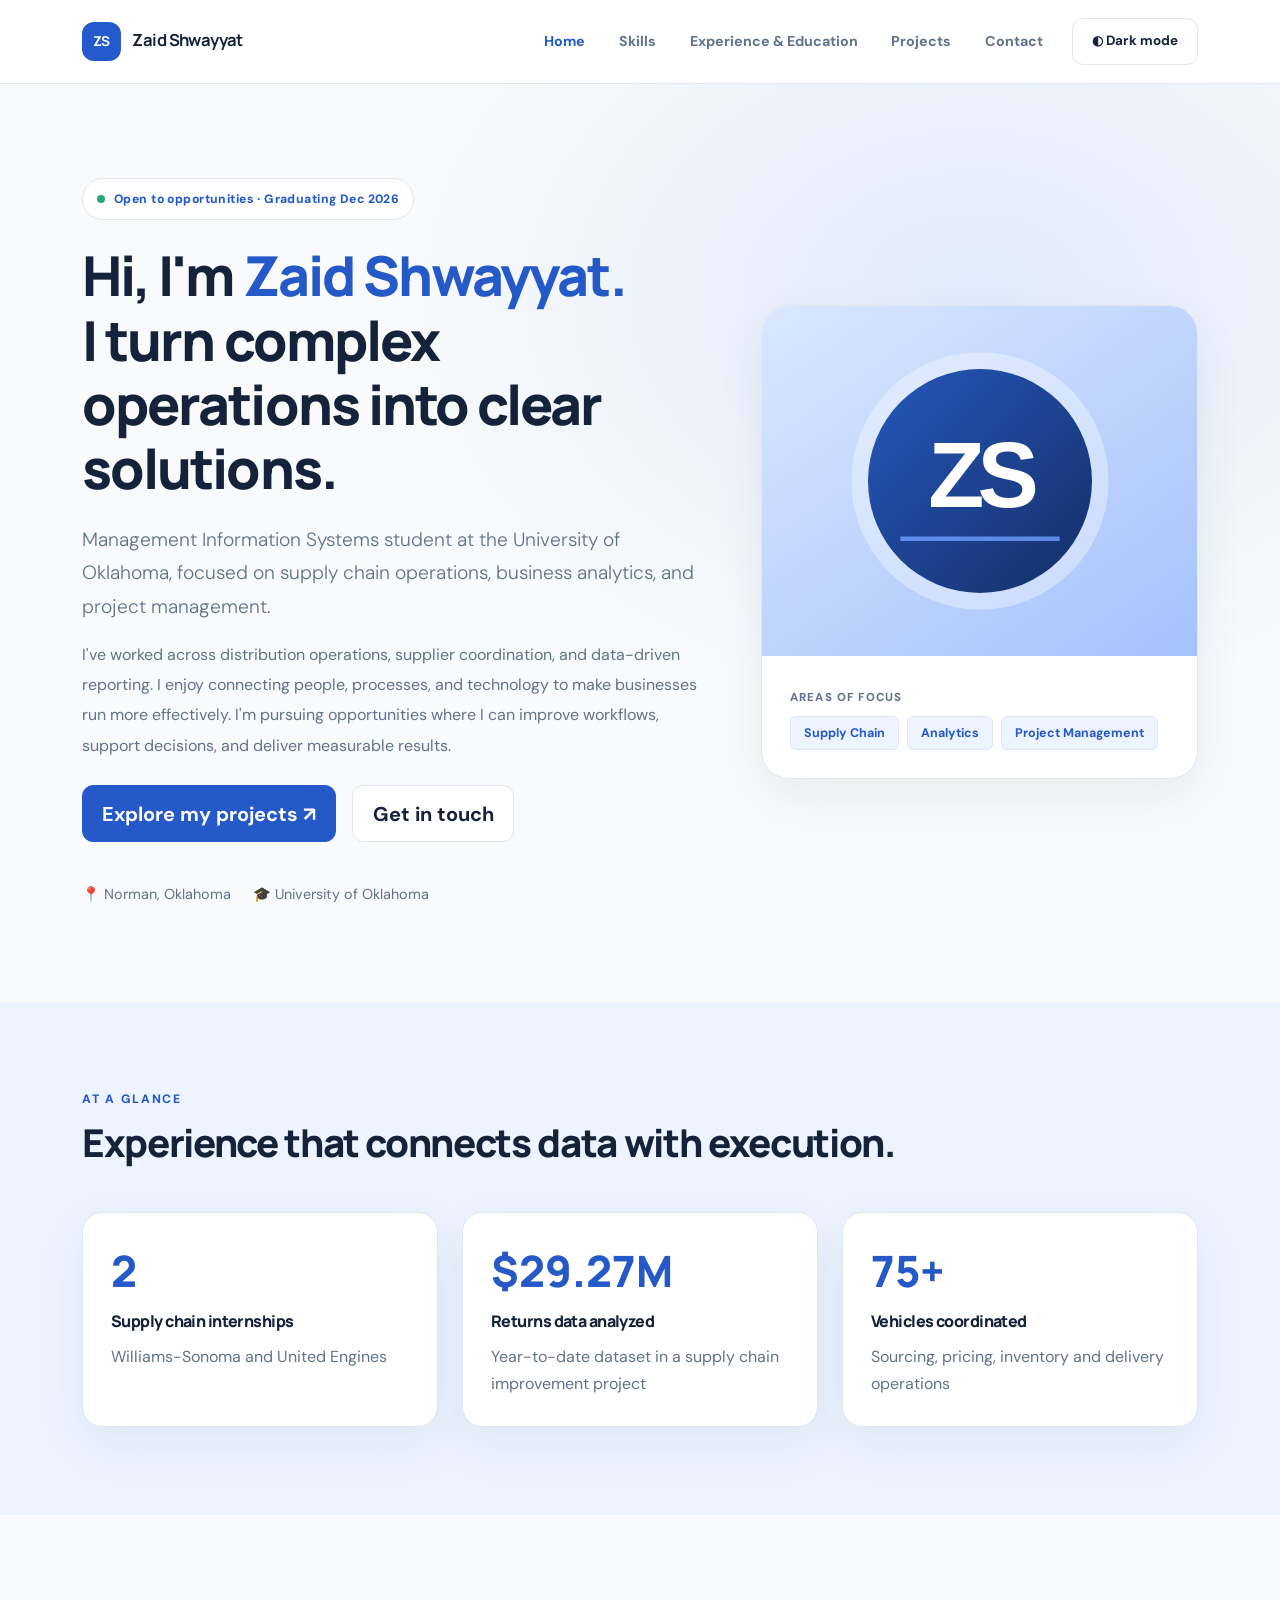
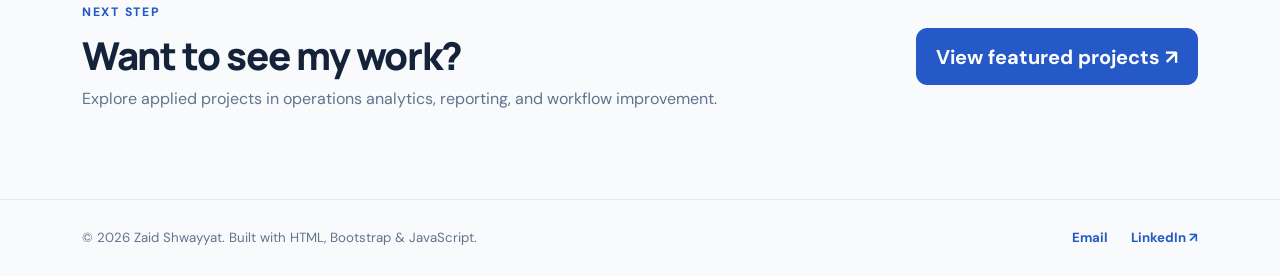
<file: index.html>
<!DOCTYPE html>
<html lang="en">
 <head>
  <meta charset="utf-8"/>
  <meta content="width=device-width, initial-scale=1" name="viewport"/>
  <meta content="Portfolio of Zaid Shwayyat, supply chain and analytics professional." name="description"/>
  <title>
   Home | Zaid Shwayyat
  </title>
  <link href="https://fonts.googleapis.com" rel="preconnect"/>
  <link crossorigin="" href="https://fonts.gstatic.com" rel="preconnect"/>
  <link href="https://fonts.googleapis.com/css2?family=DM+Sans:wght@400;500;600;700&amp;family=Manrope:wght@400;500;600;700;800&amp;display=swap" rel="stylesheet"/>
  <link crossorigin="anonymous" href="https://cdn.jsdelivr.net/npm/bootstrap@5.3.3/dist/css/bootstrap.min.css" rel="stylesheet"/>
  <link href="css/style.css" rel="stylesheet"/>
 </head>
 <body>
  <a class="skip-link" href="#main-content">
   Skip to content
  </a>
  <header>
   <nav aria-label="Main navigation" class="navbar navbar-expand-lg fixed-top site-navbar">
    <div class="container">
     <a class="navbar-brand fw-bold" href="index.html">
      <span class="brand-mark">
       ZS
      </span>
      Zaid Shwayyat
     </a>
     <button aria-controls="mainNav" aria-expanded="false" aria-label="Toggle navigation" class="navbar-toggler" data-bs-target="#mainNav" data-bs-toggle="collapse" type="button">
      <span class="navbar-toggler-icon">
      </span>
     </button>
     <div class="collapse navbar-collapse" id="mainNav">
      <ul class="navbar-nav ms-auto align-items-lg-center gap-lg-2">
       <li class="nav-item">
        <a aria-current="page" class="nav-link active" href="index.html">
         Home
        </a>
       </li>
       <li class="nav-item">
        <a class="nav-link" href="skills.html">
         Skills
        </a>
       </li>
       <li class="nav-item">
        <a class="nav-link" href="experience.html">
         Experience &amp; Education
        </a>
       </li>
       <li class="nav-item">
        <a class="nav-link" href="projects.html">
         Projects
        </a>
       </li>
       <li class="nav-item">
        <a class="nav-link" href="contact.html">
         Contact
        </a>
       </li>
      </ul>
      <button aria-label="Switch to dark mode" class="btn theme-toggle ms-lg-3 mt-3 mt-lg-0" id="theme-toggle" type="button">
       ◐
       <span id="theme-label">
        Dark mode
       </span>
      </button>
     </div>
    </div>
   </nav>
  </header>
  <main id="main-content">
   <section class="hero">
    <div class="container">
     <div class="row align-items-center g-5">
      <div class="col-lg-7">
       <div class="eyebrow">
        <span class="status-dot">
        </span>
        Open to opportunities · Graduating Dec 2026
       </div>
       <h1>
        Hi, I'm
        <span class="gradient-text">
         Zaid Shwayyat.
        </span>
        <br/>
        I turn complex operations into clear solutions.
       </h1>
       <p class="lead hero-lead">
        Management Information Systems student at the University of Oklahoma, focused on supply chain operations, business analytics, and project management.
       </p>
       <p class="body-copy">
        I've worked across distribution operations, supplier coordination, and data-driven reporting. I enjoy connecting people, processes, and technology to make businesses run more effectively. I'm pursuing opportunities where I can improve workflows, support decisions, and deliver measurable results.
       </p>
       <div class="d-flex flex-wrap gap-3 mt-4">
        <a class="btn btn-primary btn-lg" href="projects.html">
         Explore my projects
         <span aria-hidden="true">
          ↗
         </span>
        </a>
        <a class="btn btn-outline-secondary btn-lg" href="contact.html">
         Get in touch
        </a>
       </div>
       <div class="hero-meta">
        <span>
         📍 Norman, Oklahoma
        </span>
        <span>
         🎓 University of Oklahoma
        </span>
       </div>
      </div>
      <div class="col-lg-5">
       <div class="profile-panel">
        <div class="profile-graphic">
         <img alt="Illustrated initials ZS representing Zaid Shwayyat" height="280" src="images/avatar.svg" width="280"/>
        </div>
        <div class="profile-bottom">
         <span class="mini-label">
          AREAS OF FOCUS
         </span>
         <div class="d-flex flex-wrap gap-2 mt-2">
          <span class="badge skill-badge">
           Supply Chain
          </span>
          <span class="badge skill-badge">
           Analytics
          </span>
          <span class="badge skill-badge">
           Project Management
          </span>
         </div>
        </div>
       </div>
      </div>
     </div>
    </div>
   </section>
   <section class="section subtle-section">
    <div class="container">
     <div class="section-kicker">
      AT A GLANCE
     </div>
     <h2 class="section-heading">
      Experience that connects data with execution.
     </h2>
     <div class="row g-4 mt-1">
      <div class="col-md-4">
       <div class="metric-card">
        <span class="metric-number">
         2
        </span>
        <h3>
         Supply chain internships
        </h3>
        <p>
         Williams-Sonoma and United Engines
        </p>
       </div>
      </div>
      <div class="col-md-4">
       <div class="metric-card">
        <span class="metric-number">
         $29.27M
        </span>
        <h3>
         Returns data analyzed
        </h3>
        <p>
         Year-to-date dataset in a supply chain improvement project
        </p>
       </div>
      </div>
      <div class="col-md-4">
       <div class="metric-card">
        <span class="metric-number">
         75+
        </span>
        <h3>
         Vehicles coordinated
        </h3>
        <p>
         Sourcing, pricing, inventory and delivery operations
        </p>
       </div>
      </div>
     </div>
    </div>
   </section>
   <section class="section">
    <div class="container">
     <div class="row align-items-center g-4">
      <div class="col-lg-8">
       <div class="section-kicker">
        NEXT STEP
       </div>
       <h2 class="section-heading mb-2">
        Want to see my work?
       </h2>
       <p class="muted mb-0">
        Explore applied projects in operations analytics, reporting, and workflow improvement.
       </p>
      </div>
      <div class="col-lg-4 text-lg-end">
       <a class="btn btn-primary btn-lg" href="projects.html">
        View featured projects ↗
       </a>
      </div>
     </div>
    </div>
   </section>
  </main>
  <footer class="footer mt-auto">
   <div class="container d-flex flex-column flex-sm-row justify-content-between align-items-sm-center gap-2">
    <p class="mb-0">
     ©
     <span id="year">
      2026
     </span>
     Zaid Shwayyat. Built with HTML, Bootstrap &amp; JavaScript.
    </p>
    <div>
     <a href="mailto:zaidshwayyat@gmail.com">
      Email
     </a>
     <a href="https://www.linkedin.com/in/zshwayyat" rel="noopener noreferrer" target="_blank">
      LinkedIn ↗
     </a>
    </div>
   </div>
  </footer>
  <script crossorigin="anonymous" src="https://cdn.jsdelivr.net/npm/bootstrap@5.3.3/dist/js/bootstrap.bundle.min.js">
  </script>
  <script defer="" src="js/script.js">
  </script>
 </body>
</html>
</file>
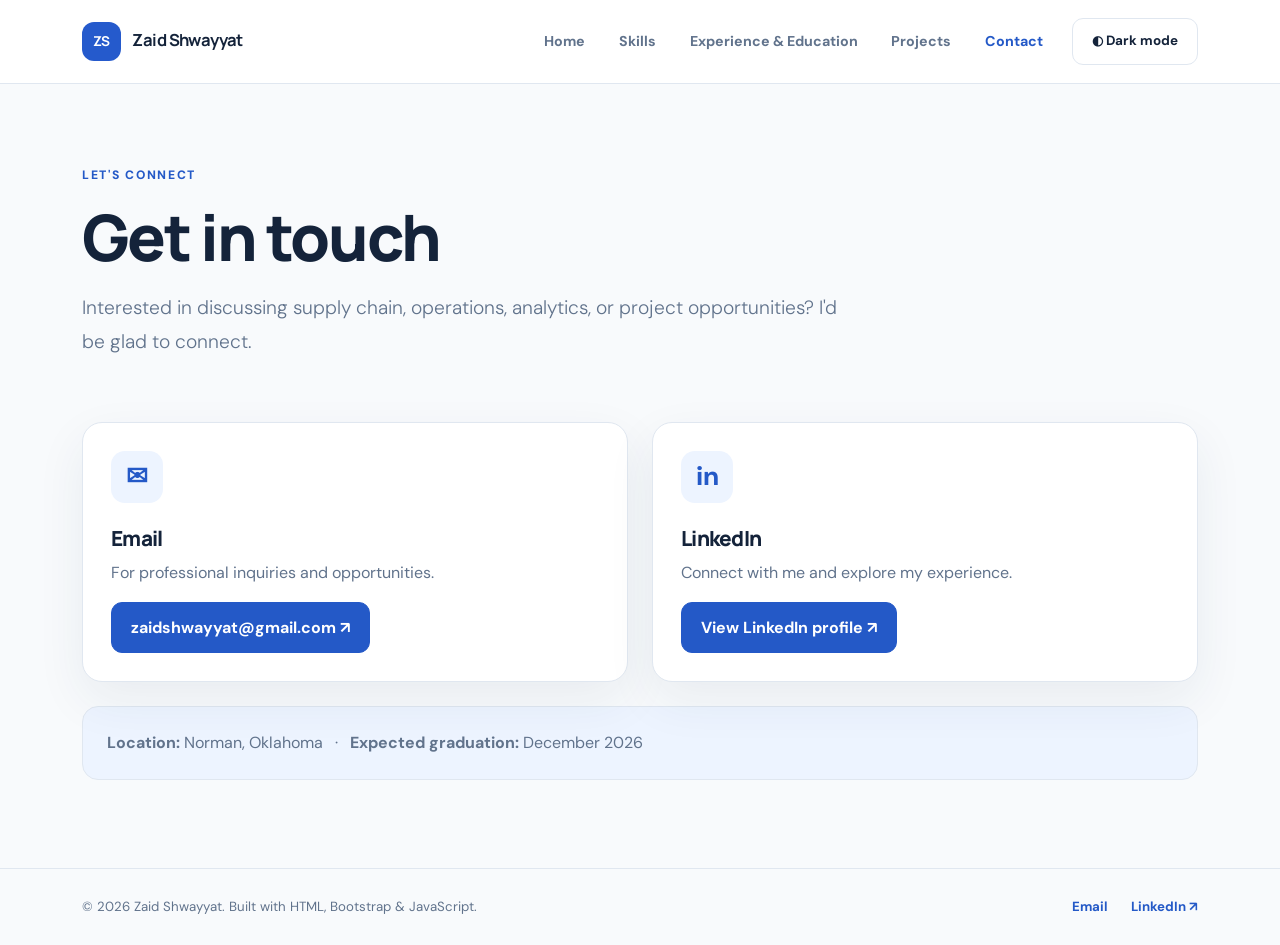
<file: contact.html>
<!DOCTYPE html>
<html lang="en">
 <head>
  <meta charset="utf-8"/>
  <meta content="width=device-width, initial-scale=1" name="viewport"/>
  <meta content="Contact Zaid Shwayyat for professional opportunities." name="description"/>
  <title>
   Contact | Zaid Shwayyat
  </title>
  <link href="https://fonts.googleapis.com" rel="preconnect"/>
  <link crossorigin="" href="https://fonts.gstatic.com" rel="preconnect"/>
  <link href="https://fonts.googleapis.com/css2?family=DM+Sans:wght@400;500;600;700&amp;family=Manrope:wght@400;500;600;700;800&amp;display=swap" rel="stylesheet"/>
  <link crossorigin="anonymous" href="https://cdn.jsdelivr.net/npm/bootstrap@5.3.3/dist/css/bootstrap.min.css" rel="stylesheet"/>
  <link href="css/style.css" rel="stylesheet"/>
 </head>
 <body>
  <a class="skip-link" href="#main-content">
   Skip to content
  </a>
  <header>
   <nav aria-label="Main navigation" class="navbar navbar-expand-lg fixed-top site-navbar">
    <div class="container">
     <a class="navbar-brand fw-bold" href="index.html">
      <span class="brand-mark">
       ZS
      </span>
      Zaid Shwayyat
     </a>
     <button aria-controls="mainNav" aria-expanded="false" aria-label="Toggle navigation" class="navbar-toggler" data-bs-target="#mainNav" data-bs-toggle="collapse" type="button">
      <span class="navbar-toggler-icon">
      </span>
     </button>
     <div class="collapse navbar-collapse" id="mainNav">
      <ul class="navbar-nav ms-auto align-items-lg-center gap-lg-2">
       <li class="nav-item">
        <a class="nav-link" href="index.html">
         Home
        </a>
       </li>
       <li class="nav-item">
        <a class="nav-link" href="skills.html">
         Skills
        </a>
       </li>
       <li class="nav-item">
        <a class="nav-link" href="experience.html">
         Experience &amp; Education
        </a>
       </li>
       <li class="nav-item">
        <a class="nav-link" href="projects.html">
         Projects
        </a>
       </li>
       <li class="nav-item">
        <a aria-current="page" class="nav-link active" href="contact.html">
         Contact
        </a>
       </li>
      </ul>
      <button aria-label="Switch to dark mode" class="btn theme-toggle ms-lg-3 mt-3 mt-lg-0" id="theme-toggle" type="button">
       ◐
       <span id="theme-label">
        Dark mode
       </span>
      </button>
     </div>
    </div>
   </nav>
  </header>
  <main id="main-content">
   <section class="page-hero">
    <div class="container">
     <div class="section-kicker">
      LET'S CONNECT
     </div>
     <h1>
      Get in touch
     </h1>
     <p class="lead">
      Interested in discussing supply chain, operations, analytics, or project opportunities? I'd be glad to connect.
     </p>
    </div>
   </section>
   <section class="section pt-0">
    <div class="container">
     <div class="row g-4">
      <div class="col-md-6">
       <div class="content-card h-100">
        <div class="card-icon">
         ✉
        </div>
        <h2>
         Email
        </h2>
        <p>
         For professional inquiries and opportunities.
        </p>
        <a class="btn btn-primary mt-auto align-self-start" href="mailto:zaidshwayyat@gmail.com">
         zaidshwayyat@gmail.com ↗
        </a>
       </div>
      </div>
      <div class="col-md-6">
       <div class="content-card h-100">
        <div class="card-icon">
         in
        </div>
        <h2>
         LinkedIn
        </h2>
        <p>
         Connect with me and explore my experience.
        </p>
        <a class="btn btn-primary mt-auto align-self-start" href="https://www.linkedin.com/in/zshwayyat" rel="noopener noreferrer" target="_blank">
         View LinkedIn profile ↗
        </a>
       </div>
      </div>
     </div>
     <div class="contact-note mt-4">
      <strong>
       Location:
      </strong>
      Norman, Oklahoma
      <span class="mx-2">
       ·
      </span>
      <strong>
       Expected graduation:
      </strong>
      December 2026
     </div>
    </div>
   </section>
  </main>
  <footer class="footer mt-auto">
   <div class="container d-flex flex-column flex-sm-row justify-content-between align-items-sm-center gap-2">
    <p class="mb-0">
     ©
     <span id="year">
      2026
     </span>
     Zaid Shwayyat. Built with HTML, Bootstrap &amp; JavaScript.
    </p>
    <div>
     <a href="mailto:zaidshwayyat@gmail.com">
      Email
     </a>
     <a href="https://www.linkedin.com/in/zshwayyat" rel="noopener noreferrer" target="_blank">
      LinkedIn ↗
     </a>
    </div>
   </div>
  </footer>
  <script crossorigin="anonymous" src="https://cdn.jsdelivr.net/npm/bootstrap@5.3.3/dist/js/bootstrap.bundle.min.js">
  </script>
  <script defer="" src="js/script.js">
  </script>
 </body>
</html>
</file>
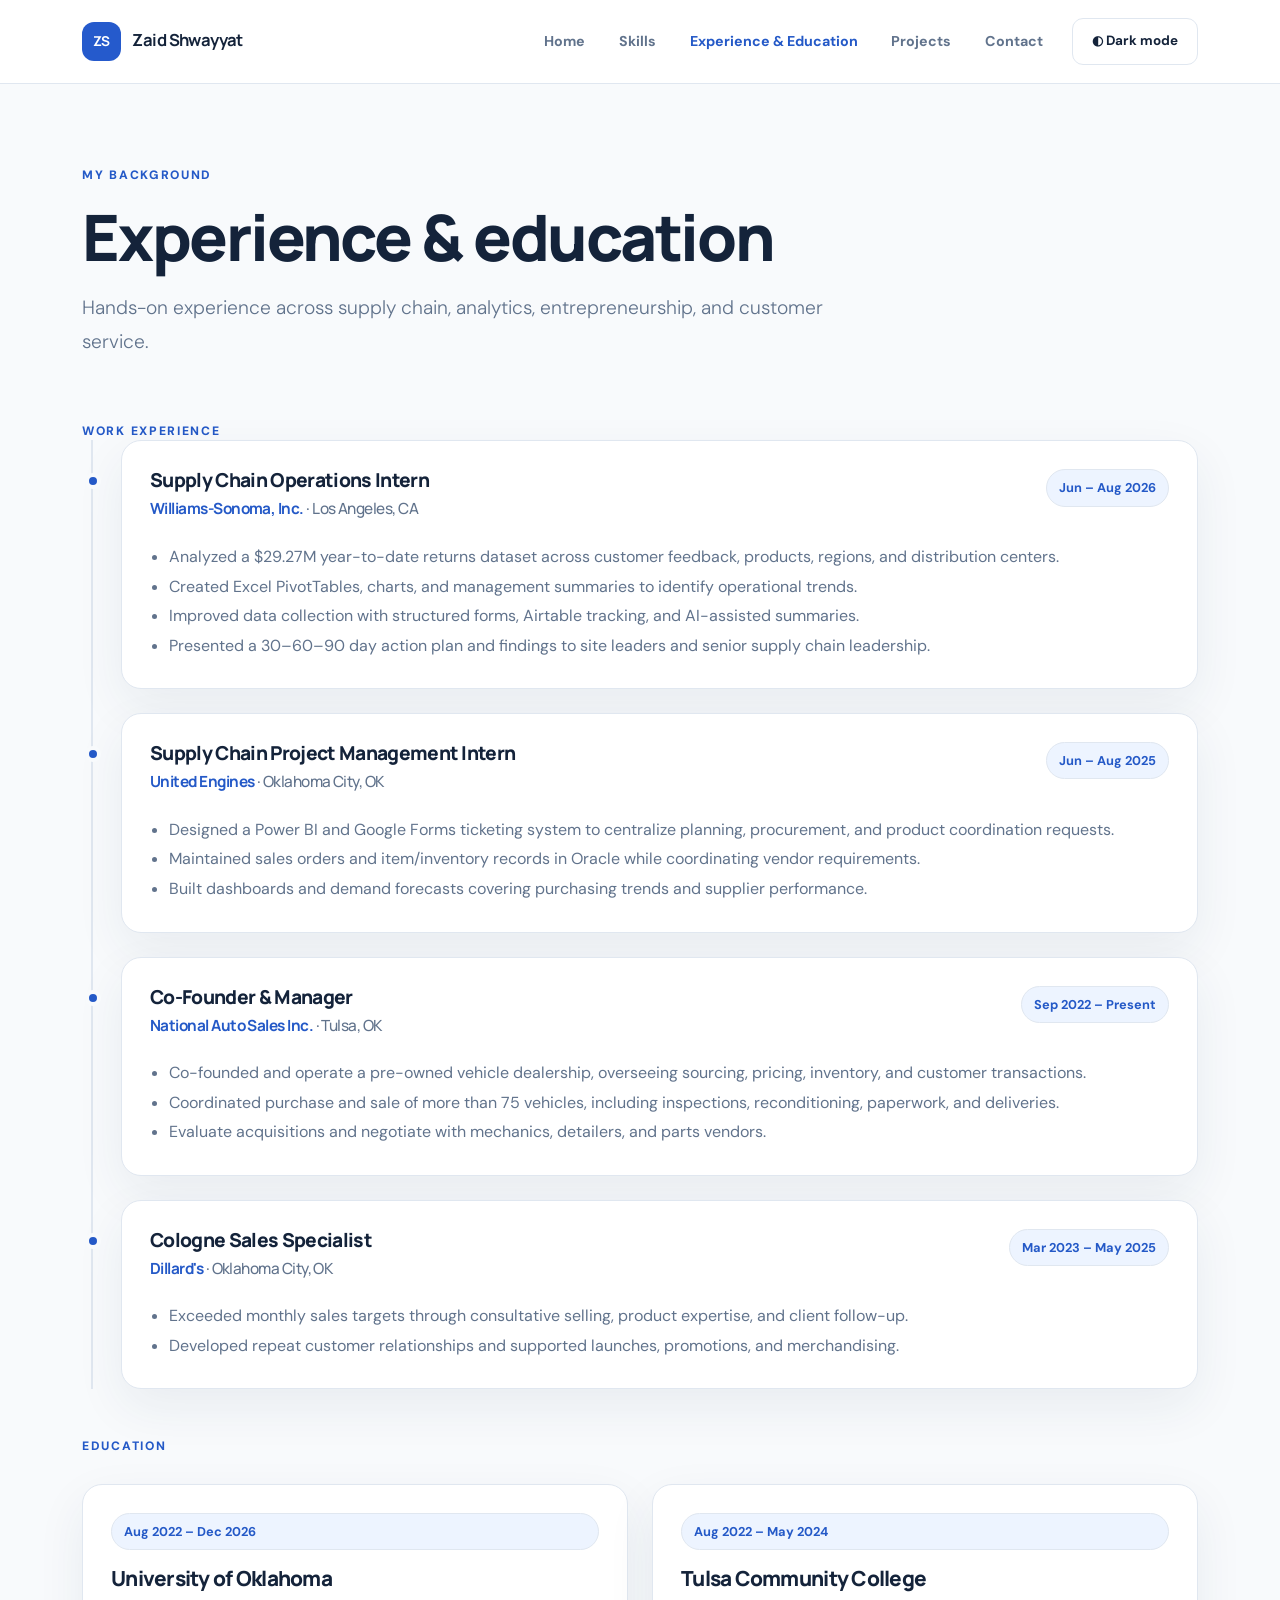
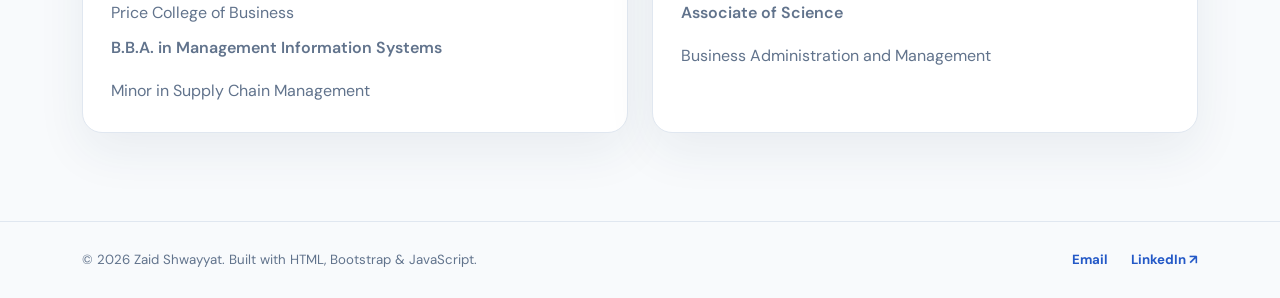
<file: experience.html>
<!DOCTYPE html>
<html lang="en">
 <head>
  <meta charset="utf-8"/>
  <meta content="width=device-width, initial-scale=1" name="viewport"/>
  <meta content="Professional experience and education of Zaid Shwayyat." name="description"/>
  <title>
   Experience &amp; Education | Zaid Shwayyat
  </title>
  <link href="https://fonts.googleapis.com" rel="preconnect"/>
  <link crossorigin="" href="https://fonts.gstatic.com" rel="preconnect"/>
  <link href="https://fonts.googleapis.com/css2?family=DM+Sans:wght@400;500;600;700&amp;family=Manrope:wght@400;500;600;700;800&amp;display=swap" rel="stylesheet"/>
  <link crossorigin="anonymous" href="https://cdn.jsdelivr.net/npm/bootstrap@5.3.3/dist/css/bootstrap.min.css" rel="stylesheet"/>
  <link href="css/style.css" rel="stylesheet"/>
 </head>
 <body>
  <a class="skip-link" href="#main-content">
   Skip to content
  </a>
  <header>
   <nav aria-label="Main navigation" class="navbar navbar-expand-lg fixed-top site-navbar">
    <div class="container">
     <a class="navbar-brand fw-bold" href="index.html">
      <span class="brand-mark">
       ZS
      </span>
      Zaid Shwayyat
     </a>
     <button aria-controls="mainNav" aria-expanded="false" aria-label="Toggle navigation" class="navbar-toggler" data-bs-target="#mainNav" data-bs-toggle="collapse" type="button">
      <span class="navbar-toggler-icon">
      </span>
     </button>
     <div class="collapse navbar-collapse" id="mainNav">
      <ul class="navbar-nav ms-auto align-items-lg-center gap-lg-2">
       <li class="nav-item">
        <a class="nav-link" href="index.html">
         Home
        </a>
       </li>
       <li class="nav-item">
        <a class="nav-link" href="skills.html">
         Skills
        </a>
       </li>
       <li class="nav-item">
        <a aria-current="page" class="nav-link active" href="experience.html">
         Experience &amp; Education
        </a>
       </li>
       <li class="nav-item">
        <a class="nav-link" href="projects.html">
         Projects
        </a>
       </li>
       <li class="nav-item">
        <a class="nav-link" href="contact.html">
         Contact
        </a>
       </li>
      </ul>
      <button aria-label="Switch to dark mode" class="btn theme-toggle ms-lg-3 mt-3 mt-lg-0" id="theme-toggle" type="button">
       ◐
       <span id="theme-label">
        Dark mode
       </span>
      </button>
     </div>
    </div>
   </nav>
  </header>
  <main id="main-content">
   <section class="page-hero">
    <div class="container">
     <div class="section-kicker">
      MY BACKGROUND
     </div>
     <h1>
      Experience &amp; education
     </h1>
     <p class="lead">
      Hands-on experience across supply chain, analytics, entrepreneurship, and customer service.
     </p>
    </div>
   </section>
   <section class="section pt-0">
    <div class="container">
     <div class="section-kicker">
      WORK EXPERIENCE
     </div>
     <div class="timeline">
      <article class="timeline-card">
       <div class="timeline-header">
        <div>
         <h2>
          Supply Chain Operations Intern
         </h2>
         <h3>
          Williams-Sonoma, Inc.
          <span>
           · Los Angeles, CA
          </span>
         </h3>
        </div>
        <span class="date-pill">
         Jun – Aug 2026
        </span>
       </div>
       <ul>
        <li>
         Analyzed a $29.27M year-to-date returns dataset across customer feedback, products, regions, and distribution centers.
        </li>
        <li>
         Created Excel PivotTables, charts, and management summaries to identify operational trends.
        </li>
        <li>
         Improved data collection with structured forms, Airtable tracking, and AI-assisted summaries.
        </li>
        <li>
         Presented a 30–60–90 day action plan and findings to site leaders and senior supply chain leadership.
        </li>
       </ul>
      </article>
      <article class="timeline-card">
       <div class="timeline-header">
        <div>
         <h2>
          Supply Chain Project Management Intern
         </h2>
         <h3>
          United Engines
          <span>
           · Oklahoma City, OK
          </span>
         </h3>
        </div>
        <span class="date-pill">
         Jun – Aug 2025
        </span>
       </div>
       <ul>
        <li>
         Designed a Power BI and Google Forms ticketing system to centralize planning, procurement, and product coordination requests.
        </li>
        <li>
         Maintained sales orders and item/inventory records in Oracle while coordinating vendor requirements.
        </li>
        <li>
         Built dashboards and demand forecasts covering purchasing trends and supplier performance.
        </li>
       </ul>
      </article>
      <article class="timeline-card">
       <div class="timeline-header">
        <div>
         <h2>
          Co-Founder &amp; Manager
         </h2>
         <h3>
          National Auto Sales Inc.
          <span>
           · Tulsa, OK
          </span>
         </h3>
        </div>
        <span class="date-pill">
         Sep 2022 – Present
        </span>
       </div>
       <ul>
        <li>
         Co-founded and operate a pre-owned vehicle dealership, overseeing sourcing, pricing, inventory, and customer transactions.
        </li>
        <li>
         Coordinated purchase and sale of more than 75 vehicles, including inspections, reconditioning, paperwork, and deliveries.
        </li>
        <li>
         Evaluate acquisitions and negotiate with mechanics, detailers, and parts vendors.
        </li>
       </ul>
      </article>
      <article class="timeline-card">
       <div class="timeline-header">
        <div>
         <h2>
          Cologne Sales Specialist
         </h2>
         <h3>
          Dillard's
          <span>
           · Oklahoma City, OK
          </span>
         </h3>
        </div>
        <span class="date-pill">
         Mar 2023 – May 2025
        </span>
       </div>
       <ul>
        <li>
         Exceeded monthly sales targets through consultative selling, product expertise, and client follow-up.
        </li>
        <li>
         Developed repeat customer relationships and supported launches, promotions, and merchandising.
        </li>
       </ul>
      </article>
     </div>
     <div class="section-kicker mt-5">
      EDUCATION
     </div>
     <div class="row g-4 mt-1">
      <div class="col-md-6">
       <div class="content-card h-100">
        <span class="date-pill">
         Aug 2022 – Dec 2026
        </span>
        <h2 class="mt-3">
         University of Oklahoma
        </h2>
        <p class="mb-2">
         Price College of Business
        </p>
        <p class="fw-semibold">
         B.B.A. in Management Information Systems
        </p>
        <p class="muted mb-0">
         Minor in Supply Chain Management
        </p>
       </div>
      </div>
      <div class="col-md-6">
       <div class="content-card h-100">
        <span class="date-pill">
         Aug 2022 – May 2024
        </span>
        <h2 class="mt-3">
         Tulsa Community College
        </h2>
        <p class="fw-semibold">
         Associate of Science
        </p>
        <p class="muted mb-0">
         Business Administration and Management
        </p>
       </div>
      </div>
     </div>
    </div>
   </section>
  </main>
  <footer class="footer mt-auto">
   <div class="container d-flex flex-column flex-sm-row justify-content-between align-items-sm-center gap-2">
    <p class="mb-0">
     ©
     <span id="year">
      2026
     </span>
     Zaid Shwayyat. Built with HTML, Bootstrap &amp; JavaScript.
    </p>
    <div>
     <a href="mailto:zaidshwayyat@gmail.com">
      Email
     </a>
     <a href="https://www.linkedin.com/in/zshwayyat" rel="noopener noreferrer" target="_blank">
      LinkedIn ↗
     </a>
    </div>
   </div>
  </footer>
  <script crossorigin="anonymous" src="https://cdn.jsdelivr.net/npm/bootstrap@5.3.3/dist/js/bootstrap.bundle.min.js">
  </script>
  <script defer="" src="js/script.js">
  </script>
 </body>
</html>
</file>
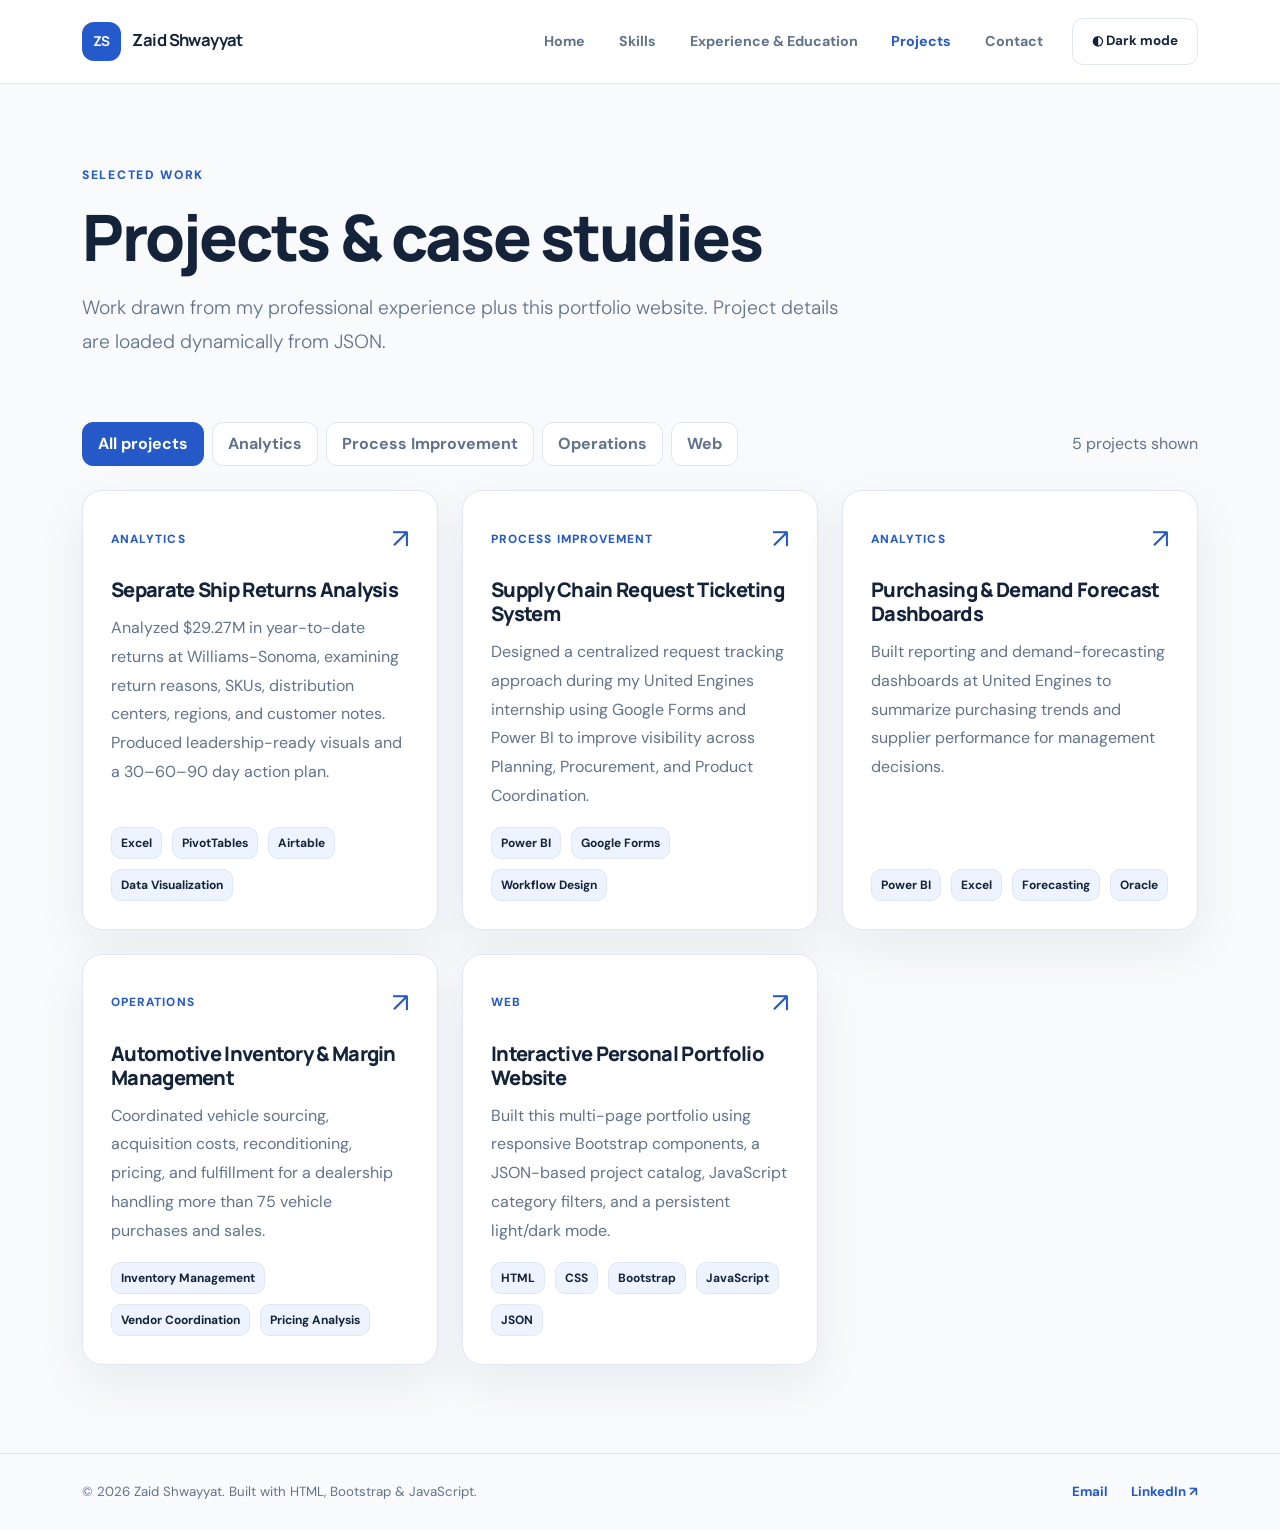
<file: projects.html>
<!DOCTYPE html>
<html lang="en">
 <head>
  <meta charset="utf-8"/>
  <meta content="width=device-width, initial-scale=1" name="viewport"/>
  <meta content="Projects and case studies in operations and analytics." name="description"/>
  <title>
   Projects | Zaid Shwayyat
  </title>
  <link href="https://fonts.googleapis.com" rel="preconnect"/>
  <link crossorigin="" href="https://fonts.gstatic.com" rel="preconnect"/>
  <link href="https://fonts.googleapis.com/css2?family=DM+Sans:wght@400;500;600;700&amp;family=Manrope:wght@400;500;600;700;800&amp;display=swap" rel="stylesheet"/>
  <link crossorigin="anonymous" href="https://cdn.jsdelivr.net/npm/bootstrap@5.3.3/dist/css/bootstrap.min.css" rel="stylesheet"/>
  <link href="css/style.css" rel="stylesheet"/>
 </head>
 <body>
  <a class="skip-link" href="#main-content">
   Skip to content
  </a>
  <header>
   <nav aria-label="Main navigation" class="navbar navbar-expand-lg fixed-top site-navbar">
    <div class="container">
     <a class="navbar-brand fw-bold" href="index.html">
      <span class="brand-mark">
       ZS
      </span>
      Zaid Shwayyat
     </a>
     <button aria-controls="mainNav" aria-expanded="false" aria-label="Toggle navigation" class="navbar-toggler" data-bs-target="#mainNav" data-bs-toggle="collapse" type="button">
      <span class="navbar-toggler-icon">
      </span>
     </button>
     <div class="collapse navbar-collapse" id="mainNav">
      <ul class="navbar-nav ms-auto align-items-lg-center gap-lg-2">
       <li class="nav-item">
        <a class="nav-link" href="index.html">
         Home
        </a>
       </li>
       <li class="nav-item">
        <a class="nav-link" href="skills.html">
         Skills
        </a>
       </li>
       <li class="nav-item">
        <a class="nav-link" href="experience.html">
         Experience &amp; Education
        </a>
       </li>
       <li class="nav-item">
        <a aria-current="page" class="nav-link active" href="projects.html">
         Projects
        </a>
       </li>
       <li class="nav-item">
        <a class="nav-link" href="contact.html">
         Contact
        </a>
       </li>
      </ul>
      <button aria-label="Switch to dark mode" class="btn theme-toggle ms-lg-3 mt-3 mt-lg-0" id="theme-toggle" type="button">
       ◐
       <span id="theme-label">
        Dark mode
       </span>
      </button>
     </div>
    </div>
   </nav>
  </header>
  <main id="main-content">
   <section class="page-hero">
    <div class="container">
     <div class="section-kicker">
      SELECTED WORK
     </div>
     <h1>
      Projects &amp; case studies
     </h1>
     <p class="lead">
      Work drawn from my professional experience plus this portfolio website. Project details are loaded dynamically from JSON.
     </p>
    </div>
   </section>
   <section class="section pt-0">
    <div class="container">
     <div class="d-flex justify-content-between align-items-start align-items-md-center flex-column flex-md-row gap-3 mb-4">
      <div aria-label="Filter projects by category" class="filter-bar d-flex flex-wrap gap-2" id="filter-buttons" role="group">
       <button aria-pressed="true" class="btn filter-btn active" data-filter="All" type="button">
        All projects
       </button>
      </div>
      <p aria-live="polite" class="muted mb-0" id="project-count">
       Loading projects…
      </p>
     </div>
     <div aria-live="polite" class="row g-4" id="projects-container">
      <div class="col-12">
       <p>
        Loading project data…
       </p>
      </div>
     </div>
     <div class="alert alert-warning mt-4 d-none" id="projects-error" role="alert">
      Projects could not be loaded. Please run the site through a local web server or GitHub Pages rather than opening the HTML file directly.
     </div>
    </div>
   </section>
  </main>
  <footer class="footer mt-auto">
   <div class="container d-flex flex-column flex-sm-row justify-content-between align-items-sm-center gap-2">
    <p class="mb-0">
     ©
     <span id="year">
      2026
     </span>
     Zaid Shwayyat. Built with HTML, Bootstrap &amp; JavaScript.
    </p>
    <div>
     <a href="mailto:zaidshwayyat@gmail.com">
      Email
     </a>
     <a href="https://www.linkedin.com/in/zshwayyat" rel="noopener noreferrer" target="_blank">
      LinkedIn ↗
     </a>
    </div>
   </div>
  </footer>
  <script crossorigin="anonymous" src="https://cdn.jsdelivr.net/npm/bootstrap@5.3.3/dist/js/bootstrap.bundle.min.js">
  </script>
  <script defer="" src="js/script.js">
  </script>
 </body>
</html>
</file>
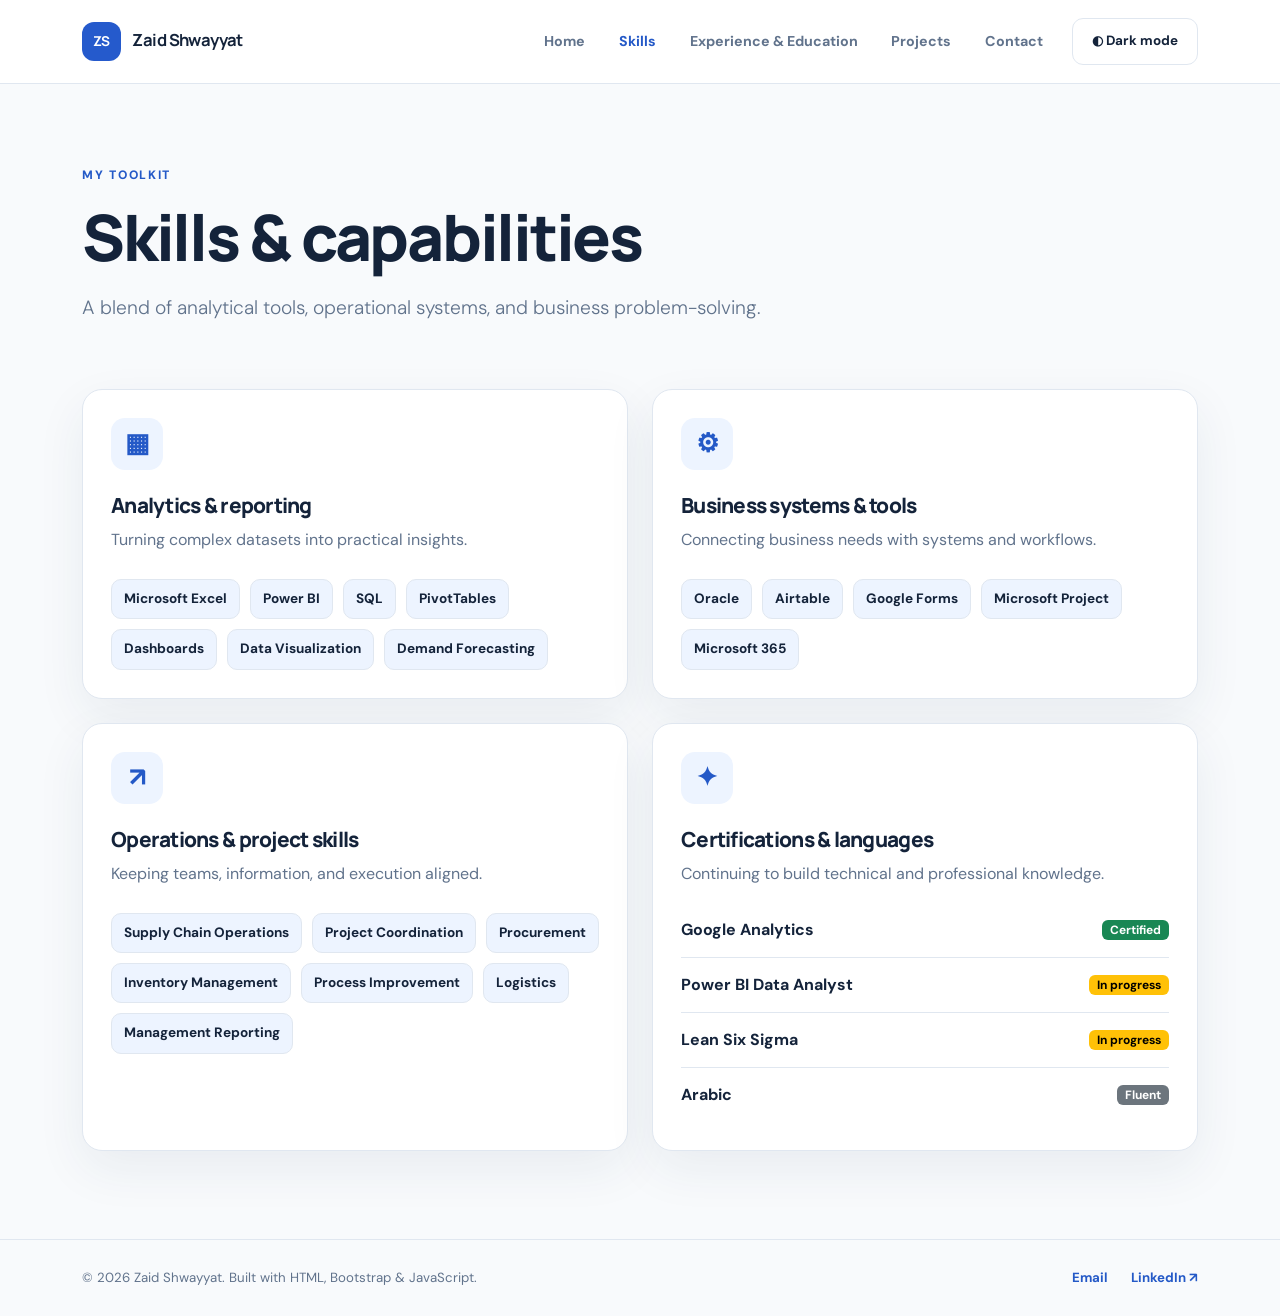
<file: skills.html>
<!DOCTYPE html>
<html lang="en">
 <head>
  <meta charset="utf-8"/>
  <meta content="width=device-width, initial-scale=1" name="viewport"/>
  <meta content="Skills in analytics, systems, operations and supply chain." name="description"/>
  <title>
   Skills | Zaid Shwayyat
  </title>
  <link href="https://fonts.googleapis.com" rel="preconnect"/>
  <link crossorigin="" href="https://fonts.gstatic.com" rel="preconnect"/>
  <link href="https://fonts.googleapis.com/css2?family=DM+Sans:wght@400;500;600;700&amp;family=Manrope:wght@400;500;600;700;800&amp;display=swap" rel="stylesheet"/>
  <link crossorigin="anonymous" href="https://cdn.jsdelivr.net/npm/bootstrap@5.3.3/dist/css/bootstrap.min.css" rel="stylesheet"/>
  <link href="css/style.css" rel="stylesheet"/>
 </head>
 <body>
  <a class="skip-link" href="#main-content">
   Skip to content
  </a>
  <header>
   <nav aria-label="Main navigation" class="navbar navbar-expand-lg fixed-top site-navbar">
    <div class="container">
     <a class="navbar-brand fw-bold" href="index.html">
      <span class="brand-mark">
       ZS
      </span>
      Zaid Shwayyat
     </a>
     <button aria-controls="mainNav" aria-expanded="false" aria-label="Toggle navigation" class="navbar-toggler" data-bs-target="#mainNav" data-bs-toggle="collapse" type="button">
      <span class="navbar-toggler-icon">
      </span>
     </button>
     <div class="collapse navbar-collapse" id="mainNav">
      <ul class="navbar-nav ms-auto align-items-lg-center gap-lg-2">
       <li class="nav-item">
        <a class="nav-link" href="index.html">
         Home
        </a>
       </li>
       <li class="nav-item">
        <a aria-current="page" class="nav-link active" href="skills.html">
         Skills
        </a>
       </li>
       <li class="nav-item">
        <a class="nav-link" href="experience.html">
         Experience &amp; Education
        </a>
       </li>
       <li class="nav-item">
        <a class="nav-link" href="projects.html">
         Projects
        </a>
       </li>
       <li class="nav-item">
        <a class="nav-link" href="contact.html">
         Contact
        </a>
       </li>
      </ul>
      <button aria-label="Switch to dark mode" class="btn theme-toggle ms-lg-3 mt-3 mt-lg-0" id="theme-toggle" type="button">
       ◐
       <span id="theme-label">
        Dark mode
       </span>
      </button>
     </div>
    </div>
   </nav>
  </header>
  <main id="main-content">
   <section class="page-hero">
    <div class="container">
     <div class="section-kicker">
      MY TOOLKIT
     </div>
     <h1>
      Skills &amp; capabilities
     </h1>
     <p class="lead">
      A blend of analytical tools, operational systems, and business problem-solving.
     </p>
    </div>
   </section>
   <section class="section pt-0">
    <div class="container">
     <div class="row g-4">
      <div class="col-md-6">
       <div class="content-card h-100">
        <div class="card-icon">
         ▦
        </div>
        <h2>
         Analytics &amp; reporting
        </h2>
        <p>
         Turning complex datasets into practical insights.
        </p>
        <div class="tag-cloud">
         <span>
          Microsoft Excel
         </span>
         <span>
          Power BI
         </span>
         <span>
          SQL
         </span>
         <span>
          PivotTables
         </span>
         <span>
          Dashboards
         </span>
         <span>
          Data Visualization
         </span>
         <span>
          Demand Forecasting
         </span>
        </div>
       </div>
      </div>
      <div class="col-md-6">
       <div class="content-card h-100">
        <div class="card-icon">
         ⚙
        </div>
        <h2>
         Business systems &amp; tools
        </h2>
        <p>
         Connecting business needs with systems and workflows.
        </p>
        <div class="tag-cloud">
         <span>
          Oracle
         </span>
         <span>
          Airtable
         </span>
         <span>
          Google Forms
         </span>
         <span>
          Microsoft Project
         </span>
         <span>
          Microsoft 365
         </span>
        </div>
       </div>
      </div>
      <div class="col-md-6">
       <div class="content-card h-100">
        <div class="card-icon">
         ↗
        </div>
        <h2>
         Operations &amp; project skills
        </h2>
        <p>
         Keeping teams, information, and execution aligned.
        </p>
        <div class="tag-cloud">
         <span>
          Supply Chain Operations
         </span>
         <span>
          Project Coordination
         </span>
         <span>
          Procurement
         </span>
         <span>
          Inventory Management
         </span>
         <span>
          Process Improvement
         </span>
         <span>
          Logistics
         </span>
         <span>
          Management Reporting
         </span>
        </div>
       </div>
      </div>
      <div class="col-md-6">
       <div class="content-card h-100">
        <div class="card-icon">
         ✦
        </div>
        <h2>
         Certifications &amp; languages
        </h2>
        <p>
         Continuing to build technical and professional knowledge.
        </p>
        <div class="certificate">
         <strong>
          Google Analytics
         </strong>
         <span class="badge text-bg-success">
          Certified
         </span>
        </div>
        <div class="certificate">
         <strong>
          Power BI Data Analyst
         </strong>
         <span class="badge text-bg-warning">
          In progress
         </span>
        </div>
        <div class="certificate">
         <strong>
          Lean Six Sigma
         </strong>
         <span class="badge text-bg-warning">
          In progress
         </span>
        </div>
        <div class="certificate">
         <strong>
          Arabic
         </strong>
         <span class="badge text-bg-secondary">
          Fluent
         </span>
        </div>
       </div>
      </div>
     </div>
    </div>
   </section>
  </main>
  <footer class="footer mt-auto">
   <div class="container d-flex flex-column flex-sm-row justify-content-between align-items-sm-center gap-2">
    <p class="mb-0">
     ©
     <span id="year">
      2026
     </span>
     Zaid Shwayyat. Built with HTML, Bootstrap &amp; JavaScript.
    </p>
    <div>
     <a href="mailto:zaidshwayyat@gmail.com">
      Email
     </a>
     <a href="https://www.linkedin.com/in/zshwayyat" rel="noopener noreferrer" target="_blank">
      LinkedIn ↗
     </a>
    </div>
   </div>
  </footer>
  <script crossorigin="anonymous" src="https://cdn.jsdelivr.net/npm/bootstrap@5.3.3/dist/js/bootstrap.bundle.min.js">
  </script>
  <script defer="" src="js/script.js">
  </script>
 </body>
</html>
</file>
<file: css/style.css>
/* Custom visual design layered over Bootstrap */
:root {
    --bg:#f8fafc;
    --surface:#fff;
    --ink:#14233a;
    --muted:#61738c;
    --border:#e0e7f0;
    --primary:#2459c7;
    --soft:#edf4ff;
    --nav:rgba(255,255,255,.95);
    --shadow:0 18px 50px rgba(31,54,90,.07)
}
[data-theme="dark"] {
    --bg:#0e1728;
    --surface:#18253a;
    --ink:#ecf3ff;
    --muted:#b0bfd6;
    --border:#34445e;
    --primary:#82aaff;
    --soft:#202f49;
    --nav:rgba(14,23,40,.96);
    --shadow:0 18px 50px rgba(0,0,0,.15)
}
* {
    box-sizing:border-box
}
html {
    scroll-behavior:smooth
}
body {
    font-family:'DM Sans',sans-serif;
    background:var(--bg);
    color:var(--ink);
    padding-top:84px;
    min-height:100vh;
    display:flex;
    flex-direction:column
}
main {
    flex:1
}
h1,h2,h3,.navbar-brand {
    font-family:Manrope,sans-serif;
    letter-spacing:-.035em
}
a {
    transition:color .2s
}
a:not(.btn):not(.nav-link):not(.navbar-brand) {
    color:var(--primary)
}
.site-navbar {
    background:var(--nav);
    border-bottom:1px solid var(--border);
    backdrop-filter:blur(14px);
    min-height:84px
}
.navbar-brand {
    color:var(--ink)!important;
    font-size:1.04rem
}
.brand-mark {
    display:inline-grid;
    place-items:center;
    width:39px;
    height:39px;
    background:#255acc;
    color:#fff;
    border-radius:12px;
    margin-right:9px;
    font-size:.85rem
}
.navbar-nav .nav-link {
    font-weight:700;
    color:var(--muted);
    font-size:.89rem;
    padding:.55rem .8rem!important
}
.navbar-nav .nav-link:hover,.navbar-nav .nav-link.active {
    color:var(--primary)
}
.navbar-toggler {
    border-color:var(--border);
    background:#eef3f9
}
.theme-toggle {
    border:1px solid var(--border);
    color:var(--ink);
    background:var(--surface);
    border-radius:12px;
    font-size:.84rem;
    font-weight:700
}
.theme-toggle:hover {
    border-color:var(--primary);
    color:var(--primary)
}
.hero {
    padding:94px 0 96px;
    background:radial-gradient(ellipse at 76% 23%,rgba(61,125,230,.12),transparent 42%)
}
.eyebrow,.section-kicker {
    font-size:.76rem;
    letter-spacing:.14em;
    text-transform:uppercase;
    font-weight:800;
    color:var(--primary)
}
.eyebrow {
    display:inline-flex;
    align-items:center;
    gap:9px;
    padding:11px 14px;
    border:1px solid var(--border);
    border-radius:100px;
    background:var(--surface);
    letter-spacing:.035em;
    text-transform:none
}
.status-dot {
    width:8px;
    height:8px;
    border-radius:50%;
    background:#25aa75
}
.hero h1 {
    font-size:clamp(2.55rem,4.3vw,4.35rem);
    line-height:1.17;
    font-weight:800;
    margin:23px 0 22px
}
.gradient-text {
    color:var(--primary)
}
.lead {
    font-size:1.2rem;
    line-height:1.75;
    color:var(--muted);
    max-width:760px
}
.hero-lead {
    max-width:650px
}
.body-copy {
    color:var(--muted);
    line-height:1.9;
    font-size:1rem;
    max-width:620px
}
.btn {
    border-radius:11px;
    font-weight:700;
    padding:.78rem 1.2rem
}
.btn-primary {
    --bs-btn-bg:#2459c7;
    --bs-btn-border-color:#2459c7;
    --bs-btn-hover-bg:#17439d;
    --bs-btn-hover-border-color:#17439d;
    color:#fff
}
.btn-outline-secondary {
    color:var(--ink);
    border-color:var(--border);
    background:var(--surface)
}
.btn-outline-secondary:hover {
    background:var(--soft);
    color:var(--ink);
    border-color:var(--primary)
}
.hero-meta {
    display:flex;
    flex-wrap:wrap;
    gap:22px;
    margin-top:42px;
    font-size:.9rem;
    color:var(--muted)
}
.profile-panel {
    background:var(--surface);
    border:1px solid var(--border);
    border-radius:28px;
    box-shadow:var(--shadow);
    overflow:hidden;
    max-width:440px;
    margin-inline:auto
}
.profile-graphic {
    min-height:350px;
    background:linear-gradient(145deg,#dae7ff,#a5c2fb);
    display:grid;
    place-items:center
}
.profile-graphic img {
    width:min(75%,280px);
    height:auto
}
.profile-bottom {
    padding:28px
}
.mini-label {
    font-size:.72rem;
    color:var(--muted);
    font-weight:800;
    letter-spacing:.1em
}
.skill-badge {
    background:var(--soft);
    color:var(--primary);
    font-size:.78rem;
    padding:10px 13px;
    border:1px solid var(--border)
}
.section {
    padding:88px 0
}
.subtle-section {
    background:var(--soft)
}
.section-heading {
    font-weight:800;
    font-size:clamp(1.75rem,3vw,2.5rem);
    margin:12px 0 22px
}
.metric-card,.content-card,.timeline-card,.project-card {
    background:var(--surface);
    border:1px solid var(--border);
    border-radius:20px;
    padding:28px;
    box-shadow:var(--shadow);
    height:100%
}
.metric-number {
    font:800 2.7rem Manrope,sans-serif;
    color:var(--primary)
}
.metric-card h3 {
    font-size:1rem;
    font-weight:800;
    margin:12px 0
}
.metric-card p,.content-card p,.muted {
    color:var(--muted)
}
.metric-card p {
    margin-bottom:0;
    line-height:1.7
}
.page-hero {
    padding:82px 0 64px
}
.page-hero h1 {
    font-size:clamp(2.7rem,5vw,4rem);
    font-weight:800;
    margin:15px 0
}
.page-hero .lead {
    max-width:760px;
    margin:0
}
.content-card {
    display:flex;
    flex-direction:column
}
.content-card h2 {
    font-size:1.3rem;
    font-weight:800
}
.content-card p {
    line-height:1.7
}
.card-icon {
    width:52px;
    height:52px;
    display:grid;
    place-items:center;
    color:var(--primary);
    background:var(--soft);
    border-radius:14px;
    font-size:1.65rem;
    font-weight:800;
    margin-bottom:23px
}
.tag-cloud {
    display:flex;
    flex-wrap:wrap;
    gap:10px;
    margin-top:10px
}
.tag-cloud span {
    border:1px solid var(--border);
    background:var(--soft);
    padding:9px 12px;
    border-radius:10px;
    font-size:.85rem;
    font-weight:700;
    color:var(--ink)
}
.certificate {
    display:flex;
    align-items:center;
    justify-content:space-between;
    gap:12px;
    padding:15px 0;
    border-bottom:1px solid var(--border)
}
.certificate:last-child {
    border-bottom:0
}
.date-pill {
    display:inline-block;
    font-weight:700;
    font-size:.8rem;
    border:1px solid var(--border);
    color:var(--primary);
    background:var(--soft);
    padding:8px 12px;
    border-radius:100px;
    white-space:nowrap
}
.timeline {
    border-left:2px solid var(--border);
    padding-left:28px;
    margin-left:9px;
    display:grid;
    gap:24px
}
.timeline-card {
    position:relative
}
.timeline-card::before {
    content:'';
    position:absolute;
    left:-37px;
    top:32px;
    background:var(--primary);
    width:16px;
    height:16px;
    border:4px solid var(--bg);
    border-radius:50%
}
.timeline-header {
    display:flex;
    flex-wrap:wrap;
    justify-content:space-between;
    gap:12px;
    align-items:start
}
.timeline-card h2 {
    font-size:1.2rem;
    font-weight:800
}
.timeline-card h3 {
    font-size:.96rem;
    color:var(--primary);
    font-weight:700
}
.timeline-card h3 span {
    color:var(--muted);
    font-weight:500
}
.timeline-card ul {
    padding-left:1.2rem;
    margin-top:15px;
    margin-bottom:0;
    color:var(--muted);
    line-height:1.85
}
.filter-btn {
    background:var(--surface);
    border:1px solid var(--border);
    color:var(--muted);
    padding:9px 15px
}
.filter-btn:hover,.filter-btn.active {
    background:#2459c7;
    color:#fff;
    border-color:#2459c7
}
.project-card {
    display:flex;
    flex-direction:column;
    transition:transform .2s,box-shadow .2s
}
.project-card:hover {
    transform:translateY(-4px);
    box-shadow:0 20px 40px rgba(29,69,125,.13)
}
.project-category {
    font-size:.74rem;
    letter-spacing:.09em;
    text-transform:uppercase;
    color:var(--primary);
    font-weight:800
}
.project-card h2 {
    font-weight:800;
    font-size:1.25rem;
    margin:18px 0 12px
}
.project-card p {
    line-height:1.8;
    color:var(--muted);
    flex:1
}
.project-card .tag-cloud span {
    font-size:.75rem;
    padding:6px 9px
}
.project-number {
    display:flex;
    align-items:center;
    justify-content:space-between
}
.project-number span:last-child {
    font-size:1.7rem;
    color:var(--primary)
}
.contact-note {
    padding:24px;
    background:var(--soft);
    border:1px solid var(--border);
    border-radius:16px;
    color:var(--muted)
}
.footer {
    padding:28px 0;
    border-top:1px solid var(--border);
    color:var(--muted);
    font-size:.83rem
}
.footer a {
    margin-left:20px;
    text-decoration:none;
    font-weight:700
}
.skip-link {
    position:absolute;
    left:10px;
    top:-60px;
    z-index:2000;
    background:var(--surface);
    padding:10px
}
.skip-link:focus {
    top:10px
}
@media(max-width:991px) {
    .site-navbar .navbar-collapse {
        padding-bottom:20px
    }
    .hero {
        padding:60px 0
    }
    .profile-graphic {
        min-height:290px
    }
}
@media(max-width:576px) {
    .section {
        padding:56px 0
    }
    .page-hero {
        padding:50px 0 40px
    }
    .hero h1 {
        font-size:2.55rem
    }
    .hero-meta {
        gap:12px
    }
    .metric-card,.content-card,.timeline-card,.project-card {
        padding:22px
    }
    .footer a {
        margin-left:0;
        margin-right:16px
    }
    .timeline {
        padding-left:19px
    }
    .timeline-card::before {
        left:-28px
    }
}

/* Utilities */
.d-none {
    display: none !important;
}
</file>
